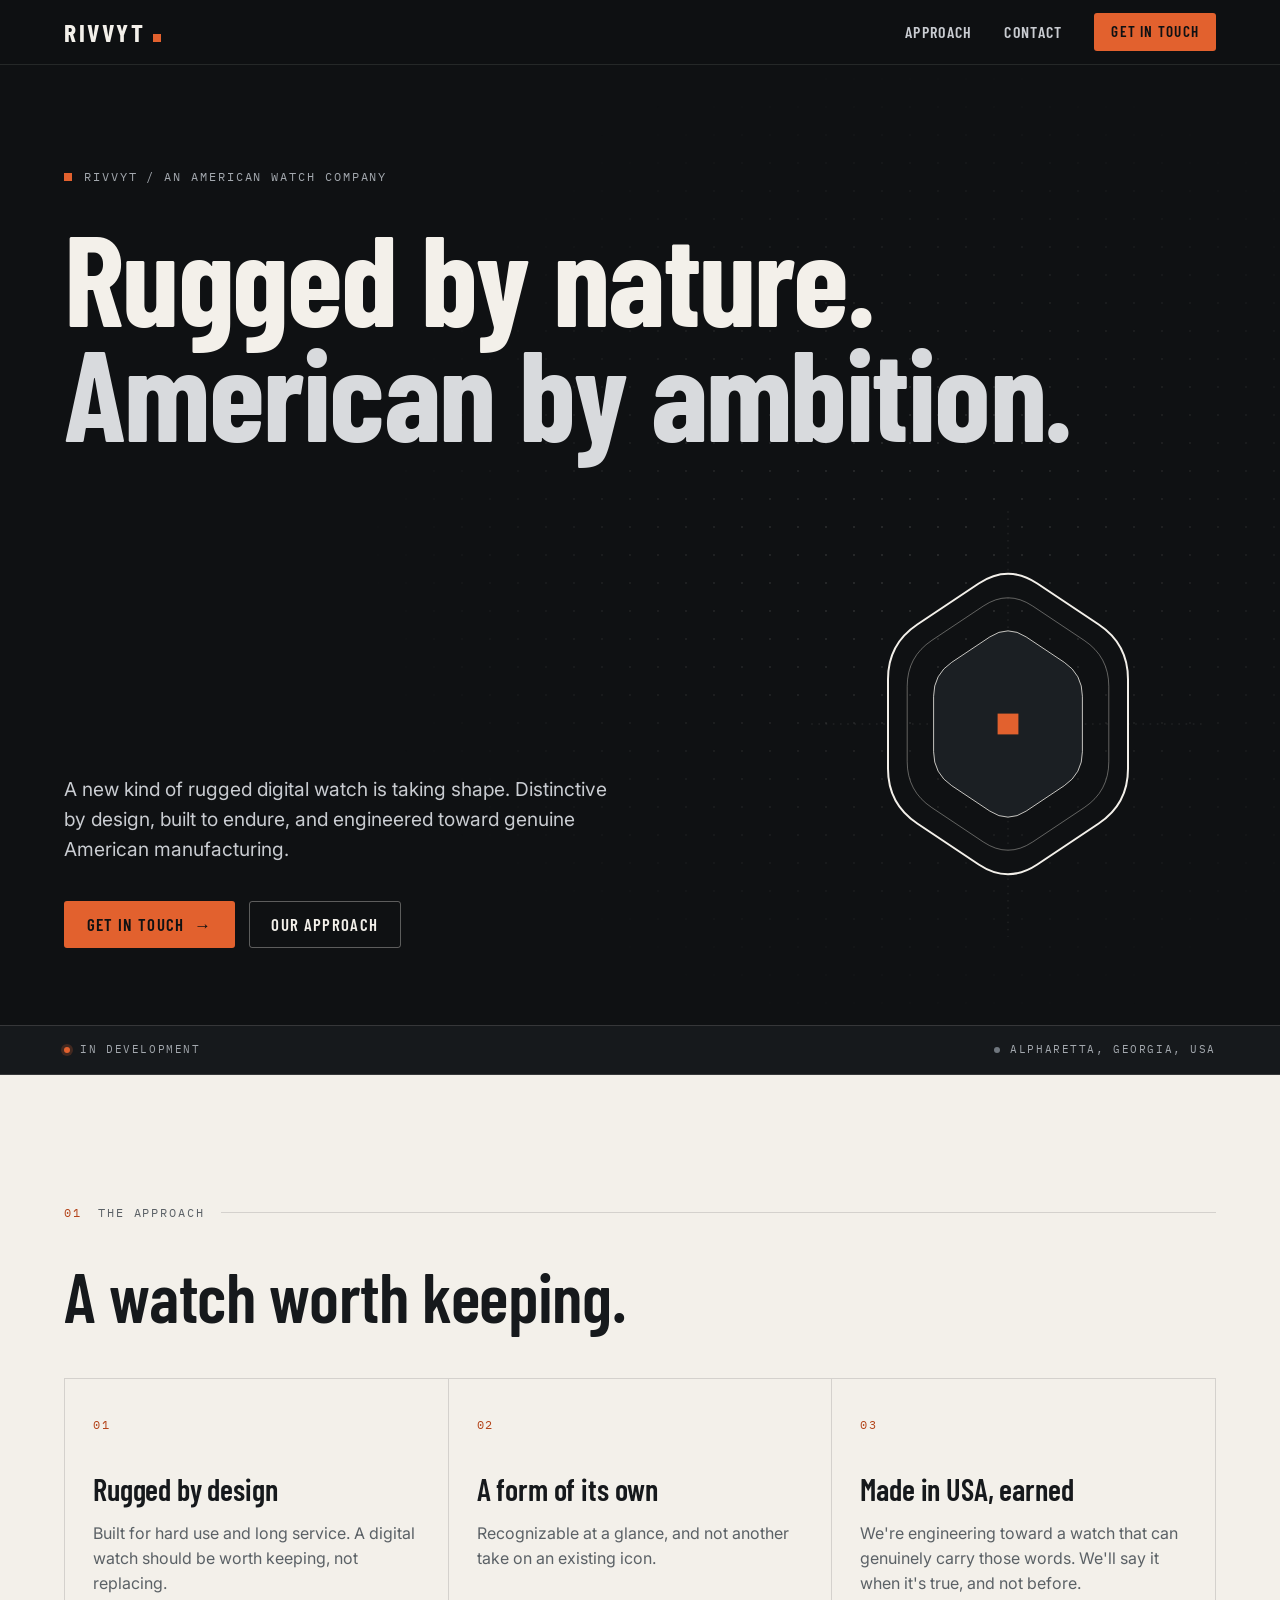
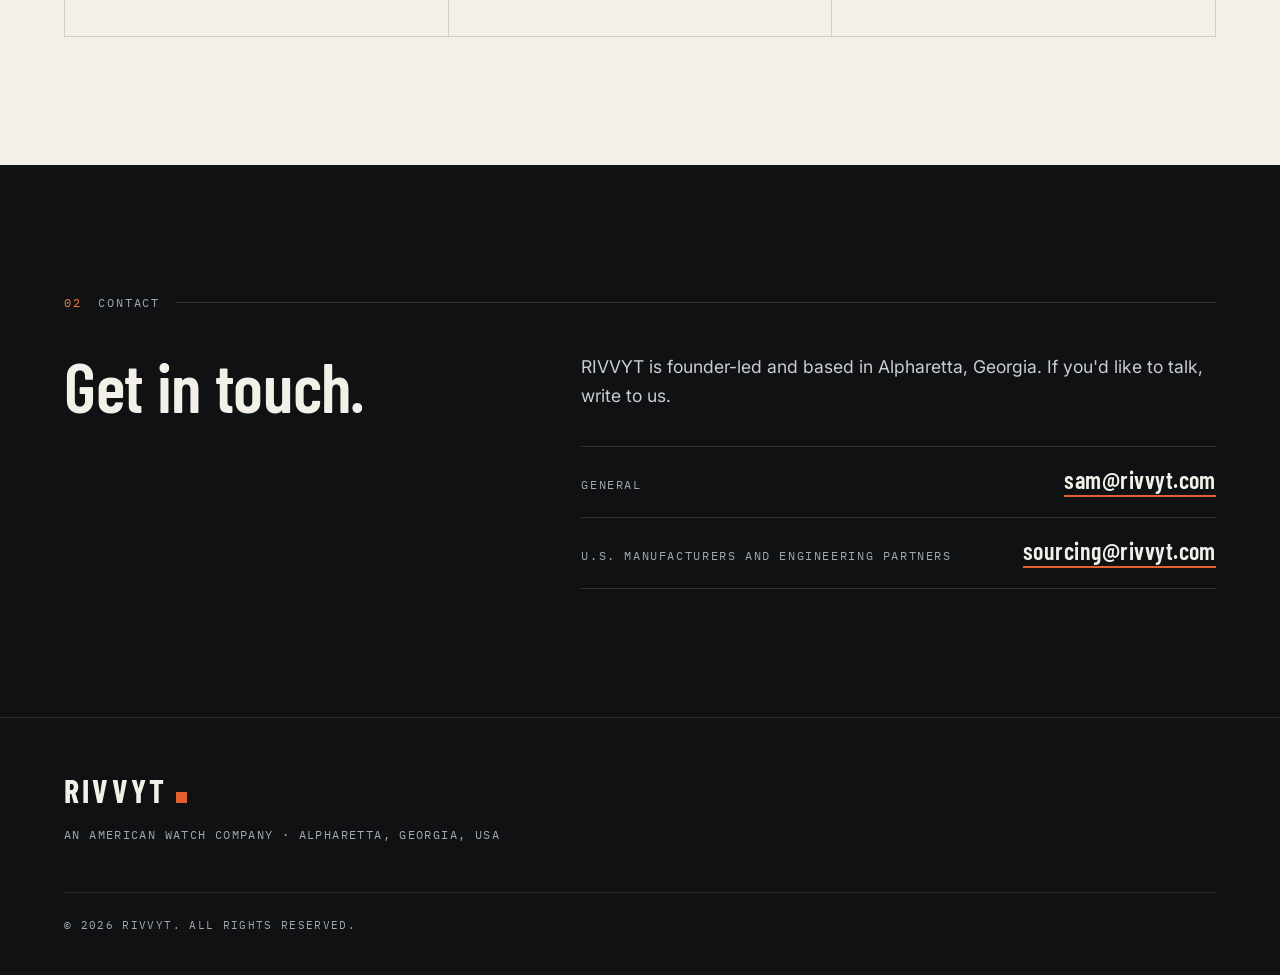
<file: index.html>
<!doctype html>
<html lang="en" class="no-js">
<head>
  <meta charset="utf-8">
  <meta name="viewport" content="width=device-width, initial-scale=1">
  <title>RIVVYT — An American rugged digital watch company</title>
  <meta name="description" content="RIVVYT is building a new kind of rugged digital watch: distinctive by design, built to endure, and engineered toward genuine American manufacturing. In development in Georgia, USA.">
  <link rel="canonical" href="https://rivvyt.com/">
  <meta name="theme-color" content="#0f1113">

  <link rel="icon" href="assets/favicon.svg" type="image/svg+xml">
  <link rel="icon" href="assets/favicon-32.png" sizes="32x32" type="image/png">
  <link rel="apple-touch-icon" href="assets/apple-touch-icon.png">

  <meta property="og:type" content="website">
  <meta property="og:site_name" content="RIVVYT">
  <meta property="og:title" content="RIVVYT — Rugged by nature. American by ambition.">
  <meta property="og:description" content="A new kind of rugged digital watch, engineered toward genuine American manufacturing. In development.">
  <meta property="og:url" content="https://rivvyt.com/">
  <meta property="og:image" content="https://rivvyt.com/assets/og.png">
  <meta property="og:image:width" content="1200">
  <meta property="og:image:height" content="630">
  <meta property="og:image:alt" content="RIVVYT wordmark with the line: Rugged by nature. American by ambition.">
  <meta name="twitter:card" content="summary_large_image">
  <meta name="twitter:title" content="RIVVYT — Rugged by nature. American by ambition.">
  <meta name="twitter:description" content="A new kind of rugged digital watch, engineered toward genuine American manufacturing. In development.">
  <meta name="twitter:image" content="https://rivvyt.com/assets/og.png">

  <link rel="preconnect" href="https://fonts.googleapis.com">
  <link rel="preconnect" href="https://fonts.gstatic.com" crossorigin>
  <link rel="stylesheet" href="https://fonts.googleapis.com/css2?family=Barlow+Condensed:wght@500;600;700&family=IBM+Plex+Mono:wght@400;500&family=Inter:wght@400;500;600&display=swap">
  <link rel="stylesheet" href="assets/css/site.css">
  <script>document.documentElement.classList.replace('no-js', 'js');</script>
</head>
<body>
  <a class="skip-link" href="#main">Skip to content</a>

  <header class="site-header theme-ink">
    <div class="container">
      <a class="wordmark" href="#top" aria-label="RIVVYT home">Rivvyt</a>
      <nav class="site-nav" aria-label="Primary">
        <a href="#approach">Approach</a>
        <a href="#contact">Contact</a>
        <a class="btn btn--primary btn--sm" href="mailto:sam@rivvyt.com?subject=RIVVYT%20Inquiry">Get in touch</a>
      </nav>
    </div>
  </header>

  <main id="main">

    <!-- ============================== HERO ============================== -->
    <section class="section theme-ink hero" id="top" aria-labelledby="hero-title">
      <div class="container">
        <p class="eyebrow">RIVVYT / An American watch company</p>
        <h1 id="hero-title">
          <span class="line">Rugged by nature.</span>
          <span class="line">American by ambition.</span>
        </h1>

        <div class="hero-grid">
          <div>
            <p class="lede">A new kind of rugged digital watch is taking shape. Distinctive by design, built to endure, and engineered toward genuine American manufacturing.</p>
            <div class="actions">
              <a class="btn btn--primary" href="mailto:sam@rivvyt.com?subject=RIVVYT%20Inquiry">Get in touch <span class="arrow" aria-hidden="true">→</span></a>
              <a class="btn btn--ghost" href="#approach">Our approach</a>
            </div>
          </div>

          <figure class="hero-figure" aria-hidden="true">
            <svg viewBox="0 0 520 560" focusable="false">
              <defs>
                <path id="hex" d="M 223.4 104.4 Q 260.0 80.0 296.6 104.4 L 373.4 155.6 Q 410.0 180.0 410.0 224.0 L 410.0 336.0 Q 410.0 380.0 373.4 404.4 L 296.6 455.6 Q 260.0 480.0 223.4 455.6 L 146.6 404.4 Q 110.0 380.0 110.0 336.0 L 110.0 224.0 Q 110.0 180.0 146.6 155.6 Z"/>
              </defs>
              <g stroke="currentColor" stroke-width="1" opacity="0.14" fill="none">
                <line x1="260" y1="14" x2="260" y2="546" stroke-dasharray="2 7"/>
                <line x1="14" y1="280" x2="506" y2="280" stroke-dasharray="2 7"/>
              </g>
              <g class="layer layer-b">
                <use href="#hex" transform="translate(260 280) scale(0.62) translate(-260 -280)" fill="#1b1f23" stroke="currentColor" stroke-width="1.6"/>
                <rect x="247" y="267" width="26" height="26" fill="#e2612e"/>
              </g>
              <g class="layer layer-a">
                <path fill="#0f1113" fill-rule="evenodd" d="M 223.4 104.4 Q 260.0 80.0 296.6 104.4 L 373.4 155.6 Q 410.0 180.0 410.0 224.0 L 410.0 336.0 Q 410.0 380.0 373.4 404.4 L 296.6 455.6 Q 260.0 480.0 223.4 455.6 L 146.6 404.4 Q 110.0 380.0 110.0 336.0 L 110.0 224.0 Q 110.0 180.0 146.6 155.6 Z M 229.3 132.5 Q 260.0 112.0 290.7 132.5 L 355.3 175.5 Q 386.0 196.0 386.0 233.0 L 386.0 327.0 Q 386.0 364.0 355.3 384.5 L 290.7 427.5 Q 260.0 448.0 229.3 427.5 L 164.7 384.5 Q 134.0 364.0 134.0 327.0 L 134.0 233.0 Q 134.0 196.0 164.7 175.5 Z"/>
                <use href="#hex" fill="none" stroke="currentColor" stroke-width="2.5"/>
                <use href="#hex" transform="translate(260 280) scale(0.84) translate(-260 -280)" fill="none" stroke="currentColor" stroke-width="1" opacity="0.55"/>
              </g>
            </svg>
          </figure>
        </div>
      </div>
    </section>

    <div class="status-strip theme-ink" role="note" aria-label="Company status">
      <div class="container">
        <span class="item is-live">In development</span>
        <span class="item is-right">Alpharetta, Georgia, USA</span>
      </div>
    </div>

    <!-- ============================== APPROACH ============================== -->
    <section class="section theme-bone" id="approach" aria-labelledby="approach-title">
      <div class="container">
        <p class="kicker"><span class="idx">01</span> The approach</p>
        <h2 id="approach-title" class="reveal">A watch worth keeping.</h2>
        <ul class="tenets">
          <li class="tenet reveal">
            <span class="idx">01</span>
            <h3>Rugged by design</h3>
            <p>Built for hard use and long service. A digital watch should be worth keeping, not replacing.</p>
          </li>
          <li class="tenet reveal" style="--d: .08s">
            <span class="idx">02</span>
            <h3>A form of its own</h3>
            <p>Recognizable at a glance, and not another take on an existing icon.</p>
          </li>
          <li class="tenet reveal" style="--d: .16s">
            <span class="idx">03</span>
            <h3>Made in USA, earned</h3>
            <p>We're engineering toward a watch that can genuinely carry those words. We'll say it when it's true, and not before.</p>
          </li>
        </ul>
      </div>
    </section>

    <!-- ============================== CONTACT ============================== -->
    <section class="section theme-ink" id="contact" aria-labelledby="contact-title">
      <div class="container">
        <p class="kicker"><span class="idx">02</span> Contact</p>
        <div class="split">
          <h2 id="contact-title" class="reveal">Get in touch.</h2>
          <div class="reveal" style="--d: .1s">
            <p class="prose">RIVVYT is founder-led and based in Alpharetta, Georgia. If you'd like to talk, write to us.</p>
            <ul class="contact-list">
              <li>
                <span class="label">General</span>
                <a class="email" href="mailto:sam@rivvyt.com?subject=RIVVYT%20Inquiry">sam@rivvyt.com</a>
              </li>
              <li>
                <span class="label">U.S. manufacturers and engineering partners</span>
                <a class="email" href="mailto:sourcing@rivvyt.com?subject=RIVVYT%20Manufacturing%20Inquiry">sourcing@rivvyt.com</a>
              </li>
            </ul>
          </div>
        </div>
      </div>
    </section>
  </main>

  <footer class="site-footer theme-ink">
    <div class="container">
      <div class="footer-grid">
        <div class="footer-brand">
          <a class="wordmark" href="#top" aria-label="RIVVYT home">Rivvyt</a>
          <p class="tag">An American watch company · Alpharetta, Georgia, USA</p>
        </div>
      </div>
      <div class="footer-bottom">
        <span>© <span data-year>2026</span> RIVVYT. All rights reserved.</span>
      </div>
    </div>
  </footer>

  <script src="assets/js/site.js" defer></script>
</body>
</html>
</file>
<file: assets/css/site.css>
/* ==========================================================================
   RIVVYT — site styles
   Plain CSS, no build step. Design tokens live in :root; each section picks
   a theme scope (.theme-ink or .theme-bone) that remaps the semantic vars.
   ========================================================================== */

:root {
  /* Palette */
  --ink: #0f1113;
  --graphite: #16191c;
  --graphite-2: #1d2125;
  --steel: #6f767e;
  --bone: #f3f0ea;
  --bone-2: #e9e5dd;
  --accent: #e2612e;        /* oxidized orange */
  --accent-bright: #f07a48; /* accent as small text on dark */
  --accent-deep: #b4441a;   /* accent as small text on light */

  /* Type */
  --font-display: "Barlow Condensed", "Arial Narrow", "Helvetica Neue", Arial, sans-serif;
  --font-body: "Inter", -apple-system, BlinkMacSystemFont, "Segoe UI", Roboto, Helvetica, Arial, sans-serif;
  --font-mono: "IBM Plex Mono", ui-monospace, "SF Mono", Menlo, Consolas, monospace;

  /* Layout */
  --container: 72rem;
  --gutter: clamp(1rem, 4vw, 2rem);
  --section-y: clamp(4.5rem, 10vw, 8rem);
  --radius: 3px;
  --header-h: 4rem;
}

.theme-ink {
  --bg: var(--ink);
  --bg-2: var(--graphite);
  --fg: var(--bone);
  --fg-2: #c9ccd1;
  --muted: #a3a8ae;
  --line: rgba(243, 240, 234, 0.14);
  --line-strong: rgba(243, 240, 234, 0.34);
  --accent-text: var(--accent-bright);
}

.theme-bone {
  --bg: var(--bone);
  --bg-2: var(--bone-2);
  --fg: var(--graphite);
  --fg-2: #2b3035;
  --muted: #5b6166;
  --line: rgba(22, 25, 28, 0.14);
  --line-strong: rgba(22, 25, 28, 0.42);
  --accent-text: var(--accent-deep);
}

/* --------------------------------------------------------------------------
   Base
   -------------------------------------------------------------------------- */

*, *::before, *::after { box-sizing: border-box; }

html {
  -webkit-text-size-adjust: 100%;
  scroll-behavior: smooth;
  scroll-padding-top: calc(var(--header-h) + 1rem);
}

body {
  margin: 0;
  font-family: var(--font-body);
  font-size: 1.0625rem;
  line-height: 1.6;
  background: var(--ink);
  color: var(--bone);
  -webkit-font-smoothing: antialiased;
  -moz-osx-font-smoothing: grayscale;
  text-rendering: optimizeLegibility;
}

img, svg { display: block; max-width: 100%; }
a { color: inherit; }
p { margin: 0; }
ul, ol { margin: 0; padding: 0; list-style: none; }
strong { font-weight: 600; }

h1, h2, h3 {
  margin: 0;
  font-family: var(--font-display);
  font-weight: 600;
  line-height: 1;
  letter-spacing: -0.005em;
  text-wrap: balance;
}

:focus-visible { outline: 2px solid var(--accent); outline-offset: 3px; }
::selection { background: var(--accent); color: var(--ink); }

.container {
  width: min(100% - 2 * var(--gutter), var(--container));
  margin-inline: auto;
}

.skip-link {
  position: absolute;
  top: -100%;
  left: var(--gutter);
  z-index: 100;
  padding: 0.75rem 1rem;
  background: var(--accent);
  color: var(--ink);
  font-family: var(--font-display);
  font-weight: 600;
  letter-spacing: 0.08em;
  text-transform: uppercase;
  text-decoration: none;
  border-radius: var(--radius);
}
.skip-link:focus { top: 1rem; }

/* --------------------------------------------------------------------------
   Type utilities
   -------------------------------------------------------------------------- */

.kicker {
  display: flex;
  align-items: center;
  gap: 1rem;
  margin-bottom: 2.5rem;
  font-family: var(--font-mono);
  font-size: 0.75rem;
  letter-spacing: 0.16em;
  text-transform: uppercase;
  color: var(--muted);
}
.kicker::after { content: ""; flex: 1; height: 1px; background: var(--line); }
.kicker .idx { color: var(--accent-text); }

.section h2 {
  font-size: clamp(2.5rem, 5.4vw, 4.4rem);
  line-height: 0.98;
}

.prose {
  max-width: 40rem;
  font-size: 1.1rem;
  line-height: 1.65;
  color: var(--fg-2);
}

/* --------------------------------------------------------------------------
   Buttons
   -------------------------------------------------------------------------- */

.btn {
  display: inline-flex;
  align-items: center;
  justify-content: center;
  gap: 0.6rem;
  padding: 0.9rem 1.35rem;
  font-family: var(--font-display);
  font-weight: 600;
  font-size: 1.05rem;
  letter-spacing: 0.08em;
  text-transform: uppercase;
  line-height: 1;
  text-decoration: none;
  white-space: nowrap;
  border: 1px solid transparent;
  border-radius: var(--radius);
  transition: background-color 0.2s ease, border-color 0.2s ease, color 0.2s ease;
}
.btn--primary { background: var(--accent); color: var(--ink); }
.btn--primary:hover { background: var(--accent-bright); }
.btn--ghost { border-color: var(--line-strong); color: var(--fg); }
.btn--ghost:hover { border-color: var(--fg); }
.btn--sm { padding: 0.65rem 1rem; font-size: 0.95rem; }
.btn .arrow { transition: transform 0.2s ease; }
.btn:hover .arrow { transform: translateX(3px); }

/* --------------------------------------------------------------------------
   Header
   -------------------------------------------------------------------------- */

.site-header {
  position: sticky;
  top: 0;
  z-index: 50;
  background: rgba(15, 17, 19, 0.86);
  -webkit-backdrop-filter: blur(14px);
  backdrop-filter: blur(14px);
  border-bottom: 1px solid rgba(243, 240, 234, 0.1);
}
.site-header .container {
  display: flex;
  align-items: center;
  justify-content: space-between;
  gap: 1rem;
  min-height: var(--header-h);
}

.wordmark {
  display: inline-flex;
  align-items: baseline;
  gap: 0.28em;
  font-family: var(--font-display);
  font-weight: 700;
  font-size: 1.6rem;
  letter-spacing: 0.1em;
  text-transform: uppercase;
  line-height: 1;
  text-decoration: none;
  color: var(--bone);
}
.wordmark::after {
  content: "";
  width: 0.34em;
  height: 0.34em;
  background: var(--accent);
}

.site-nav {
  display: flex;
  align-items: center;
  gap: 2rem;
}
.site-nav a:not(.btn) {
  position: relative;
  padding: 0.5rem 0;
  font-family: var(--font-display);
  font-weight: 600;
  font-size: 1rem;
  letter-spacing: 0.08em;
  text-transform: uppercase;
  text-decoration: none;
  color: #c9ccd1;
}
.site-nav a:not(.btn):hover,
.site-nav a:not(.btn):focus-visible { color: var(--bone); }
.site-nav a:not(.btn)::after {
  content: "";
  position: absolute;
  left: 0; right: 0; bottom: 0.15rem;
  height: 1px;
  background: var(--accent);
  transform: scaleX(0);
  transform-origin: left;
  transition: transform 0.25s ease;
}
.site-nav a:not(.btn):hover::after { transform: scaleX(1); }

/* --------------------------------------------------------------------------
   Sections
   -------------------------------------------------------------------------- */

.section {
  position: relative;
  padding-block: var(--section-y);
  background: var(--bg);
  color: var(--fg);
}

.split {
  display: grid;
  grid-template-columns: minmax(0, 5fr) minmax(0, 7fr);
  gap: clamp(2rem, 5vw, 5rem);
  align-items: start;
}

/* --------------------------------------------------------------------------
   Hero
   -------------------------------------------------------------------------- */

.hero {
  overflow: hidden;
  padding-block: clamp(3.5rem, 8vw, 6.5rem) clamp(3rem, 6vw, 5rem);
}
.hero::before {
  content: "";
  position: absolute;
  inset: 0;
  pointer-events: none;
  background-image: radial-gradient(rgba(243, 240, 234, 0.1) 1px, transparent 1.6px);
  background-size: 28px 28px;
  -webkit-mask-image: radial-gradient(ellipse 60% 70% at 72% 50%, #000 10%, transparent 75%);
  mask-image: radial-gradient(ellipse 60% 70% at 72% 50%, #000 10%, transparent 75%);
}
.hero .container { position: relative; }

.eyebrow {
  display: flex;
  align-items: center;
  gap: 0.75rem;
  margin-bottom: 2rem;
  font-family: var(--font-mono);
  font-size: 0.75rem;
  letter-spacing: 0.16em;
  text-transform: uppercase;
  color: var(--muted);
}
.eyebrow::before { content: ""; flex: none; width: 0.5rem; height: 0.5rem; background: var(--accent); }

.hero h1 {
  font-size: clamp(2.75rem, 10.5vw, 8rem);
  font-weight: 700;
  line-height: 0.9;
  letter-spacing: -0.012em;
}
.hero h1 .line { display: block; }
.hero h1 .line + .line { color: #d8dadd; }

.hero-grid {
  display: grid;
  grid-template-columns: minmax(0, 7fr) minmax(0, 5fr);
  gap: clamp(2rem, 5vw, 5rem);
  align-items: end;
  margin-top: clamp(2rem, 4vw, 3.5rem);
}

.hero .lede {
  max-width: 34rem;
  font-size: clamp(1.1rem, 1.5vw, 1.3rem);
  line-height: 1.55;
  color: var(--fg-2);
}
.hero .actions {
  display: flex;
  flex-wrap: wrap;
  gap: 0.85rem;
  margin-top: 2.25rem;
}

.hero-figure {
  margin: 0;
  justify-self: end;
  width: 100%;
  max-width: 26rem;
  color: var(--bone);
}
.hero-figure svg { width: 100%; height: auto; }

@keyframes drift-a {
  from { transform: translate(0, 0); }
  to   { transform: translate(-10px, -14px); }
}
@keyframes drift-b {
  from { transform: translate(0, 0); }
  to   { transform: translate(10px, 14px); }
}
.hero-figure .layer-a { animation: drift-a 8s cubic-bezier(0.45, 0, 0.2, 1) infinite alternate; }
.hero-figure .layer-b { animation: drift-b 8s cubic-bezier(0.45, 0, 0.2, 1) infinite alternate; }

/* Status strip */
.status-strip {
  background: var(--graphite);
  border-top: 1px solid var(--line);
  border-bottom: 1px solid var(--line);
}
.status-strip .container {
  display: flex;
  flex-wrap: wrap;
  gap: 0.6rem 2.5rem;
  padding-block: 0.95rem;
  font-family: var(--font-mono);
  font-size: 0.7rem;
  letter-spacing: 0.14em;
  text-transform: uppercase;
  color: var(--muted);
}
.status-strip .item { display: flex; align-items: center; gap: 0.65rem; }
.status-strip .item::before {
  content: "";
  width: 6px; height: 6px;
  border-radius: 50%;
  background: var(--steel);
}
.status-strip .item.is-live::before {
  background: var(--accent);
  box-shadow: 0 0 0 3px rgba(226, 97, 46, 0.22);
}
.status-strip .item.is-right { margin-left: auto; }

/* --------------------------------------------------------------------------
   Tenets
   -------------------------------------------------------------------------- */

.tenets {
  display: grid;
  grid-template-columns: repeat(3, 1fr);
  margin-top: 3rem;
  border-top: 1px solid var(--line);
  border-left: 1px solid var(--line);
}
.tenet {
  display: flex;
  flex-direction: column;
  gap: 1rem;
  padding: 2.25rem 1.75rem 2.5rem;
  border-right: 1px solid var(--line);
  border-bottom: 1px solid var(--line);
}
.tenet .idx {
  font-family: var(--font-mono);
  font-size: 0.75rem;
  letter-spacing: 0.14em;
  color: var(--accent-text);
}
.tenet h3 { margin-top: 1.5rem; font-size: 1.9rem; line-height: 1.02; }
.tenet p { font-size: 1rem; line-height: 1.55; color: var(--muted); }

/* --------------------------------------------------------------------------
   Contact
   -------------------------------------------------------------------------- */

.contact-list { margin-top: 2.25rem; border-top: 1px solid var(--line); }
.contact-list li {
  display: flex;
  flex-wrap: wrap;
  align-items: baseline;
  justify-content: space-between;
  gap: 0.5rem 2rem;
  padding: 1.25rem 0;
  border-bottom: 1px solid var(--line);
}
.contact-list .label {
  font-family: var(--font-mono);
  font-size: 0.72rem;
  letter-spacing: 0.14em;
  text-transform: uppercase;
  color: var(--muted);
}
.contact-list .email {
  display: inline-flex;
  padding-bottom: 0.1rem;
  border-bottom: 2px solid var(--accent);
  font-family: var(--font-display);
  font-weight: 600;
  font-size: 1.5rem;
  letter-spacing: 0.02em;
  line-height: 1.1;
  text-decoration: none;
  color: var(--fg);
  overflow-wrap: anywhere;
}
.contact-list .email:hover { color: var(--accent-text); }

/* --------------------------------------------------------------------------
   Footer
   -------------------------------------------------------------------------- */

.site-footer {
  padding-block: 3.5rem 2.5rem;
  background: var(--ink);
  color: var(--bone);
  border-top: 1px solid rgba(243, 240, 234, 0.12);
}
.footer-grid {
  display: grid;
  grid-template-columns: 1fr 1fr;
  gap: 2.5rem;
  align-items: end;
}
.footer-brand .wordmark { font-size: 2rem; }
.footer-brand .tag {
  margin-top: 0.9rem;
  font-family: var(--font-mono);
  font-size: 0.72rem;
  letter-spacing: 0.12em;
  text-transform: uppercase;
  color: var(--muted);
}
.footer-bottom {
  display: flex;
  flex-wrap: wrap;
  justify-content: space-between;
  gap: 0.75rem 2rem;
  margin-top: 3rem;
  padding-top: 1.5rem;
  border-top: 1px solid rgba(243, 240, 234, 0.12);
  font-family: var(--font-mono);
  font-size: 0.7rem;
  letter-spacing: 0.12em;
  text-transform: uppercase;
  color: var(--muted);
}

/* --------------------------------------------------------------------------
   Error page
   -------------------------------------------------------------------------- */

.error-page { min-height: calc(100vh - var(--header-h)); display: grid; align-items: center; }
.error-page h1 { font-size: clamp(2.6rem, 7vw, 5.5rem); font-weight: 700; line-height: 0.95; }
.error-page .lede { max-width: 36rem; margin-top: 1.5rem; color: var(--fg-2); }
.actions-row { display: flex; flex-wrap: wrap; gap: 0.85rem; margin-top: 2.5rem; }

/* --------------------------------------------------------------------------
   Reveal on scroll (progressively enhanced; no-JS shows everything)
   -------------------------------------------------------------------------- */

.js .reveal {
  opacity: 0;
  transform: translateY(14px);
  transition: opacity 0.7s ease, transform 0.7s ease;
  transition-delay: var(--d, 0s);
}
.js .reveal.is-in { opacity: 1; transform: none; }

/* --------------------------------------------------------------------------
   Responsive
   -------------------------------------------------------------------------- */

@media (max-width: 860px) {
  .site-nav { gap: 1.25rem; }
  .site-nav a:not(.btn) { display: none; }
  .hero-grid { grid-template-columns: 1fr; }
  .hero-figure { justify-self: start; max-width: 20rem; margin-top: 1rem; }
  .split { grid-template-columns: 1fr; }
  .tenets { grid-template-columns: 1fr; }
  .footer-grid { grid-template-columns: 1fr; align-items: start; }
}

@media (max-width: 600px) {
  .status-strip .item.is-right { margin-left: 0; }
  .hero .actions .btn, .actions-row .btn { width: 100%; }
  .contact-list li { flex-direction: column; align-items: flex-start; }
}

/* --------------------------------------------------------------------------
   Reduced motion
   -------------------------------------------------------------------------- */

@media (prefers-reduced-motion: reduce) {
  html { scroll-behavior: auto; }
  .js .reveal { opacity: 1; transform: none; transition: none; }
  .hero-figure .layer-a { animation: none; transform: translate(-6px, -8px); }
  .hero-figure .layer-b { animation: none; transform: translate(6px, 8px); }
  .btn, .btn .arrow, .site-nav a::after { transition: none; }
}
</file>
